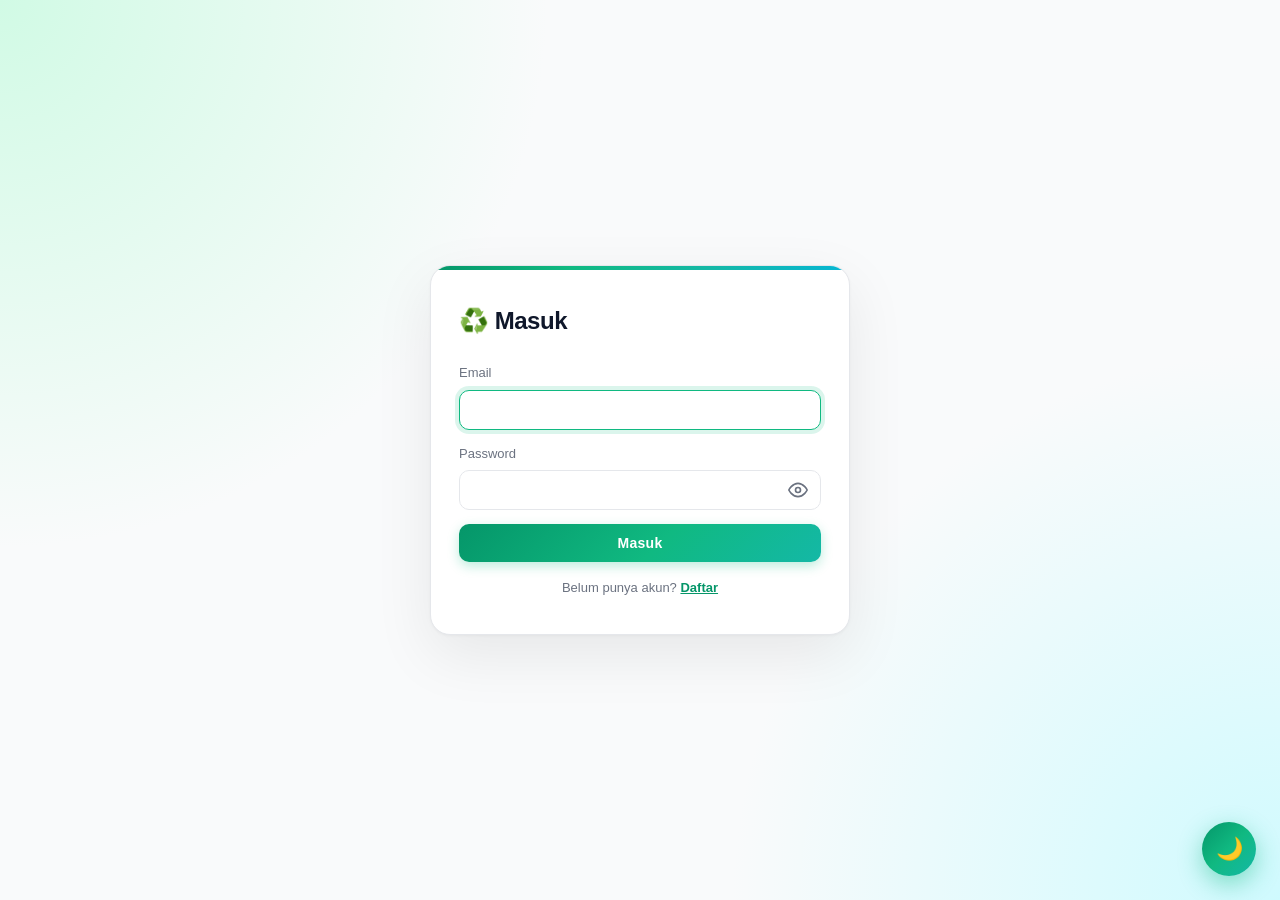
<file: index.html>
<!DOCTYPE html>
<html lang="id">
<head>
  <meta charset="UTF-8">
  <meta name="viewport" content="width=device-width, initial-scale=1.0">
  <title>Masuk — Catatan Bank Sampah</title>

  <!-- A. Init tema sebelum paint -->
  <script>
    (function () {
      var t = localStorage.getItem('sw_theme') || 'light';
      document.documentElement.setAttribute('data-theme', t);
    })();
  </script>

  <link rel="stylesheet" href="css/style.css">
</head>
<body>
  <div class="auth-wrap">
    <h1>♻️ Masuk</h1>
       <form id="loginForm" autocomplete="off">
      <div class="form-group">
        <label>Email</label>
        <input type="email" id="email" autocomplete="off" required autofocus>
      </div>
      <div class="form-group">
        <label>Password</label>
        <div class="password-wrap">
          <input type="password" id="password" autocomplete="new-password" required>
          <button type="button" class="pw-toggle" aria-label="Tampilkan sandi">
            <svg class="icon-eye" viewBox="0 0 24 24" fill="none" stroke="currentColor"
                 stroke-width="2" stroke-linecap="round" stroke-linejoin="round">
              <path d="M1 12s4-8 11-8 11 8 11 8-4 8-11 8-11-8-11-8z"/>
              <circle cx="12" cy="12" r="3"/>
            </svg>
            <svg class="icon-eye-off" viewBox="0 0 24 24" fill="none" stroke="currentColor"
                 stroke-width="2" stroke-linecap="round" stroke-linejoin="round">
              <path d="M17.94 17.94A10.07 10.07 0 0 1 12 20c-7 0-11-8-11-8a18.45 18.45 0 0 1 5.06-5.94M9.9 4.24A9.12 9.12 0 0 1 12 4c7 0 11 8 11 8a18.5 18.5 0 0 1-2.16 3.19m-6.72-1.07a3 3 0 1 1-4.24-4.24"/>
              <line x1="1" y1="1" x2="23" y2="23"/>
            </svg>
          </button>
        </div>
      </div>
      <p class="msg-err" id="err" style="display:none"></p>
      <button type="submit" class="btn-primary">Masuk</button>
    </form>
    <p style="text-align:center; font-size:13px; color:var(--text-muted); margin-top:16px;">
      Belum punya akun?
      <a href="register.html" style="color:var(--emerald-dark); font-weight:600;">Daftar</a>
    </p>
  </div>

  <script src="js/storage.js"></script>
  <script src="js/auth.js"></script>
  <script>
    if (getCurrentUser()) window.location.href = 'dashboard.html';
    document.getElementById('loginForm').addEventListener('submit', (e) => {
      e.preventDefault();
      const email = document.getElementById('email').value.trim();
      const password = document.getElementById('password').value;
      const err = document.getElementById('err');
      const user = loginUser(email, password);
      if (!user) {
        err.textContent = 'Email atau password salah.';
        err.style.display = 'block';
        return;
      }
      window.location.href = 'dashboard.html';
    });
  </script>

  <!-- B. Toggle tema -->
  <button class="theme-toggle" id="themeToggle" aria-label="Ganti tema">🌙</button>
  <script>
    (function () {
      var btn = document.getElementById('themeToggle');
      function sync() {
        var cur = document.documentElement.getAttribute('data-theme') || 'light';
        btn.textContent = cur === 'dark' ? '☀️' : '🌙';
        btn.title = cur === 'dark' ? 'Mode Terang' : 'Mode Gelap';
      }
      sync();
      btn.addEventListener('click', function () {
        var cur = document.documentElement.getAttribute('data-theme') || 'light';
        var next = cur === 'dark' ? 'light' : 'dark';
        document.documentElement.setAttribute('data-theme', next);
        localStorage.setItem('sw_theme', next);
        sync();
      });
    })();
  </script>
</body>
</html>
</file>
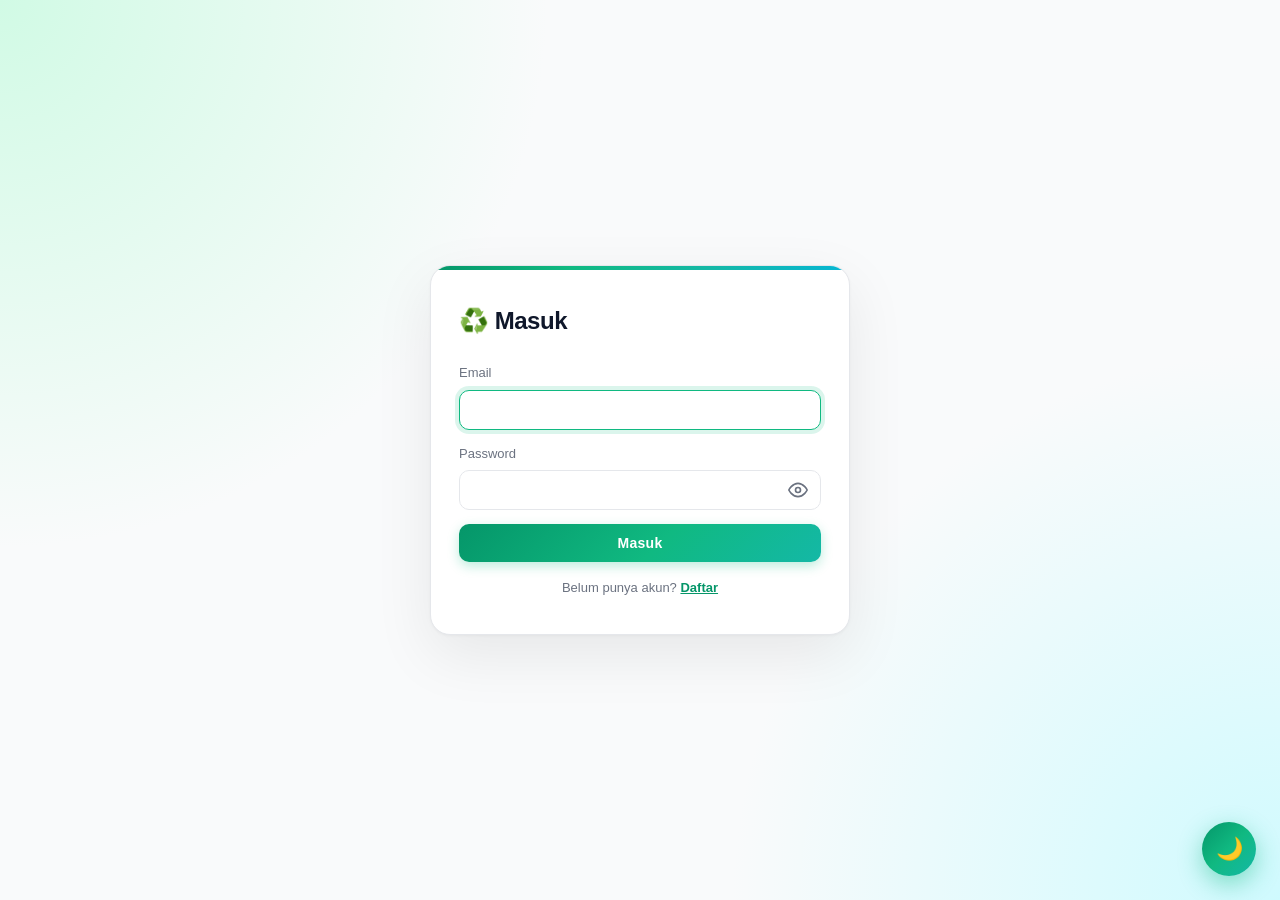
<file: input.html>
<!DOCTYPE html>
<html lang="id">
<head>
  <meta charset="UTF-8">
  <meta name="viewport" content="width=device-width, initial-scale=1.0">
  <title>Catat Sampah — Catatan Bank Sampah</title>

  <!-- A. Init tema sebelum paint -->
  <script>
    (function () {
      var t = localStorage.getItem('sw_theme') || 'light';
      document.documentElement.setAttribute('data-theme', t);
    })();
  </script>

  <link rel="stylesheet" href="css/style.css">
</head>
<body>
  <nav id="navbar"></nav>
  <main class="container">
    <div style="max-width: 480px; margin: 0 auto;">
      <div class="page-header">
        <div>
          <h1>Catat Sampah</h1>
          <p class="sub">Tambahkan catatan sampah harianmu</p>
        </div>
      </div>
      <div class="card">
        <form id="inputForm">
          <div class="form-group">
            <label>Tanggal</label>
            <input type="date" id="date" required>
          </div>
          <div class="form-group">
            <label>Kategori</label>
            <select id="category"></select>
          </div>
          <div class="form-group">
            <label>Berat (kg)</label>
            <input type="number" id="weight" step="0.01" min="0.01" required>
          </div>
          <div class="form-group">
            <label>Catatan (opsional)</label>
            <textarea id="note" rows="2"></textarea>
          </div>
          <p class="msg-ok" id="okMsg" style="display:none"></p>
          <p class="msg-err" id="errMsg" style="display:none"></p>
          <button type="submit" class="btn-primary">Simpan</button>
        </form>
      </div>
      <p style="text-align:center; margin-top:18px;">
        <a href="dashboard.html" style="font-size:13px; color:var(--text-muted);">← Kembali ke dashboard</a>
      </p>
    </div>
  </main>

  <script src="js/storage.js"></script>
  <script src="js/auth.js"></script>
  <script src="js/navbar.js"></script>
  <script src="js/input.js"></script>

  <!-- B. Toggle tema -->
  <button class="theme-toggle" id="themeToggle" aria-label="Ganti tema">🌙</button>
  <script>
    (function () {
      var btn = document.getElementById('themeToggle');
      function sync() {
        var cur = document.documentElement.getAttribute('data-theme') || 'light';
        btn.textContent = cur === 'dark' ? '☀️' : '🌙';
        btn.title = cur === 'dark' ? 'Mode Terang' : 'Mode Gelap';
      }
      sync();
      btn.addEventListener('click', function () {
        var cur = document.documentElement.getAttribute('data-theme') || 'light';
        var next = cur === 'dark' ? 'light' : 'dark';
        document.documentElement.setAttribute('data-theme', next);
        localStorage.setItem('sw_theme', next);
        sync();
      });
    })();
  </script>
</body>
</html>
</file>
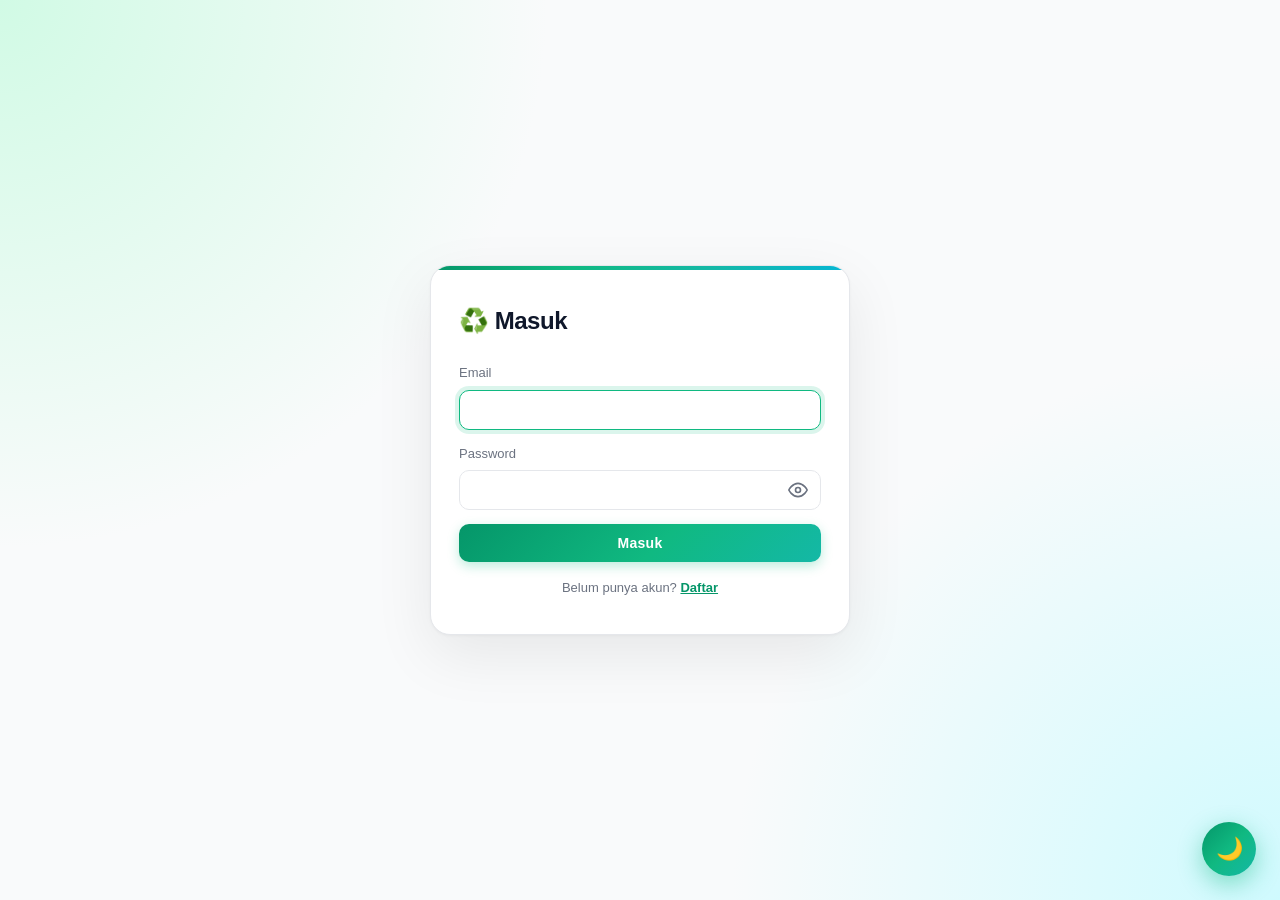
<file: kalender.html>
<!DOCTYPE html>
<html lang="id">
<head>
  <meta charset="UTF-8">
  <meta name="viewport" content="width=device-width, initial-scale=1.0">
  <title>Kalender — Catatan Bank Sampah</title>

  <!-- A. Init tema sebelum paint -->
  <script>
    (function () {
      var t = localStorage.getItem('sw_theme') || 'light';
      document.documentElement.setAttribute('data-theme', t);
    })();
  </script>

  <link rel="stylesheet" href="css/style.css">
</head>
<body>
  <nav id="navbar"></nav>
  <main class="container">
    <div class="page-header">
      <div>
        <h1>Kalender</h1>
        <p class="sub" id="pageSub"></p>
      </div>
    </div>
    <div class="card">
      <div class="cal-header" id="calHeader"></div>
      <div class="cal-grid" id="calGrid"></div>
    </div>
    <div class="card" id="detailBox" style="margin-top:16px; display:none;">
      <h2 class="card-title" id="detailTitle"></h2>
      <ul class="detail-list" id="detailList"></ul>
    </div>
  </main>

  <script src="js/storage.js"></script>
  <script src="js/auth.js"></script>
  <script src="js/navbar.js"></script>
  <script src="js/kalender.js"></script>

  <!-- B. Toggle tema -->
  <button class="theme-toggle" id="themeToggle" aria-label="Ganti tema">🌙</button>
  <script>
    (function () {
      var btn = document.getElementById('themeToggle');
      function sync() {
        var cur = document.documentElement.getAttribute('data-theme') || 'light';
        btn.textContent = cur === 'dark' ? '☀️' : '🌙';
        btn.title = cur === 'dark' ? 'Mode Terang' : 'Mode Gelap';
      }
      sync();
      btn.addEventListener('click', function () {
        var cur = document.documentElement.getAttribute('data-theme') || 'light';
        var next = cur === 'dark' ? 'light' : 'dark';
        document.documentElement.setAttribute('data-theme', next);
        localStorage.setItem('sw_theme', next);
        sync();
      });
    })();
  </script>
</body>
</html>
</file>
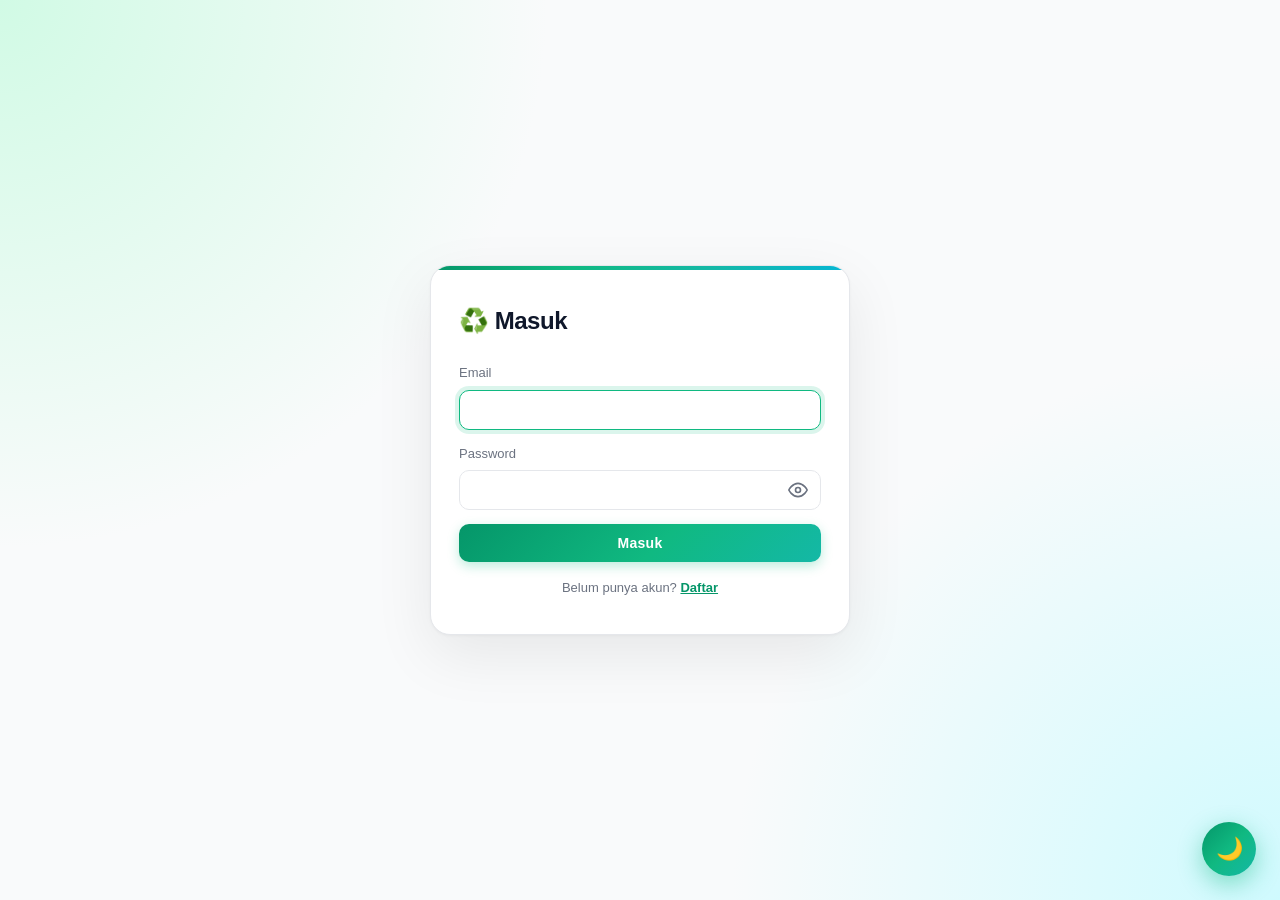
<file: laporan.html>
<!DOCTYPE html>
<html lang="id">
<head>
  <meta charset="UTF-8">
  <meta name="viewport" content="width=device-width, initial-scale=1.0">
  <title>Laporan — Catatan Bank Sampah</title>

  <!-- A. Init tema sebelum paint -->
  <script>
    (function () {
      var t = localStorage.getItem('sw_theme') || 'light';
      document.documentElement.setAttribute('data-theme', t);
    })();
  </script>

  <link rel="stylesheet" href="css/style.css">
</head>
<body>
  <nav id="navbar"></nav>
  <main class="container">
    <div class="page-header">
      <div>
        <h1>Laporan Bulanan</h1>
        <p class="sub" id="summary"></p>
      </div>
      <div style="display:flex; gap:8px; align-items:center;">
        <input type="month" id="monthFilter" class="btn-secondary">
        <button class="btn-primary" style="width:auto;" id="btnExport">Export CSV</button>
      </div>
    </div>
    <div class="table-wrap">
      <table>
        <thead>
          <tr>
            <th>Tanggal</th>
            <th>Kategori</th>
            <th style="text-align:right;">Berat</th>
            <th>Catatan</th>
            <th></th>
          </tr>
        </thead>
        <tbody id="tableBody"></tbody>
      </table>
    </div>
  </main>

  <script src="js/storage.js"></script>
  <script src="js/auth.js"></script>
  <script src="js/navbar.js"></script>
  <script src="js/laporan.js"></script>

  <!-- B. Toggle tema -->
  <button class="theme-toggle" id="themeToggle" aria-label="Ganti tema">🌙</button>
  <script>
    (function () {
      var btn = document.getElementById('themeToggle');
      function sync() {
        var cur = document.documentElement.getAttribute('data-theme') || 'light';
        btn.textContent = cur === 'dark' ? '☀️' : '🌙';
        btn.title = cur === 'dark' ? 'Mode Terang' : 'Mode Gelap';
      }
      sync();
      btn.addEventListener('click', function () {
        var cur = document.documentElement.getAttribute('data-theme') || 'light';
        var next = cur === 'dark' ? 'light' : 'dark';
        document.documentElement.setAttribute('data-theme', next);
        localStorage.setItem('sw_theme', next);
        sync();
      });
    })();
  </script>
</body>
</html>
</file>
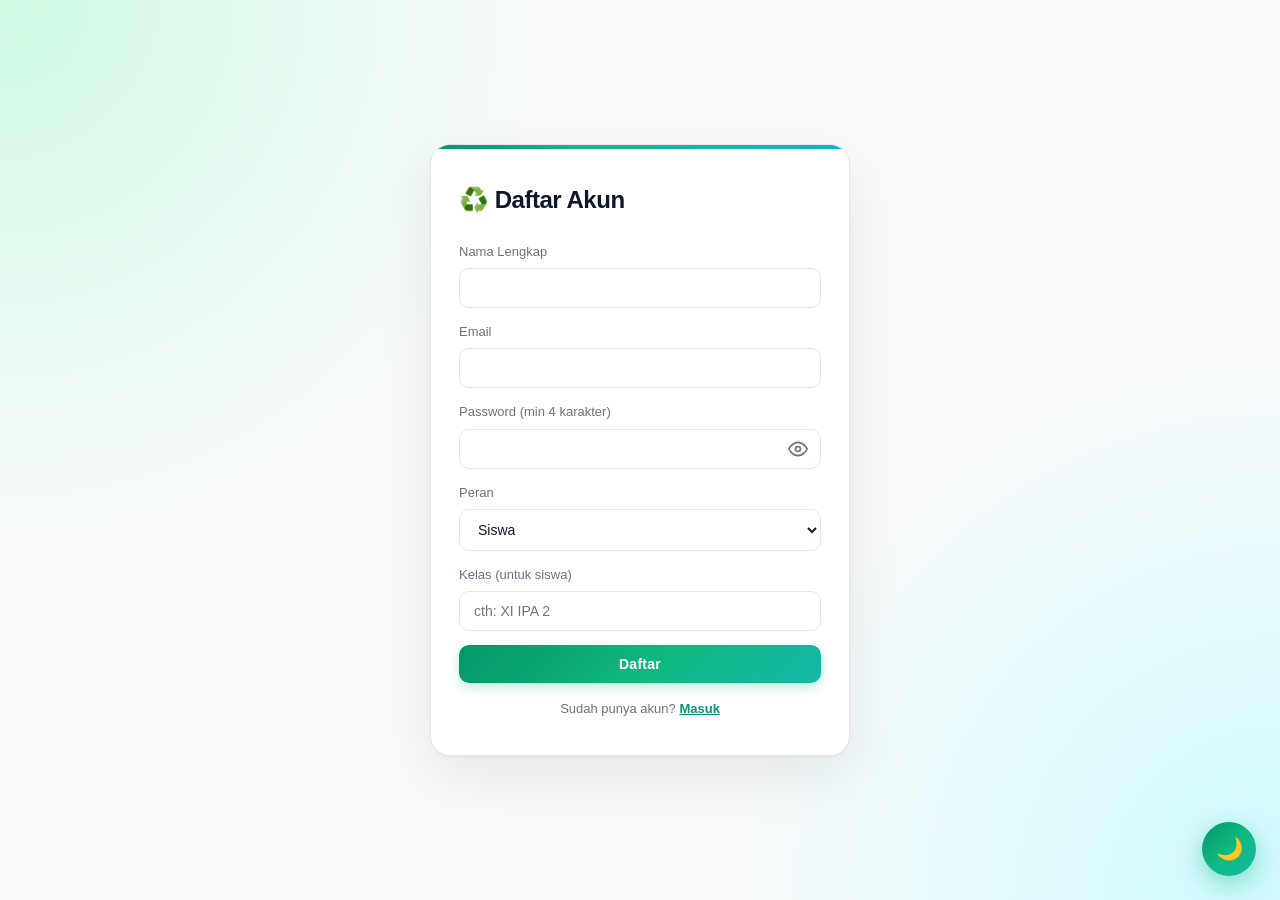
<file: register.html>
<!DOCTYPE html>
<html lang="id">
<head>
  <meta charset="UTF-8">
  <meta name="viewport" content="width=device-width, initial-scale=1.0">
  <title>Daftar — Catatan Bank Sampah</title>

  <!-- A. Init tema sebelum paint -->
  <script>
    (function () {
      var t = localStorage.getItem('sw_theme') || 'light';
      document.documentElement.setAttribute('data-theme', t);
    })();
  </script>

  <link rel="stylesheet" href="css/style.css">
</head>
<body>
  <div class="auth-wrap">
    <h1>♻️ Daftar Akun</h1>
        <form id="registerForm" autocomplete="off">
      <div class="form-group">
        <label>Nama Lengkap</label>
        <input type="text" id="name" required>
      </div>
      <div class="form-group">
        <label>Email</label>
        <input type="email" id="email" autocomplete="off" required>
      </div>
      <div class="form-group">
        <label>Password (min 4 karakter)</label>
        <div class="password-wrap">
          <input type="password" id="password" minlength="4" autocomplete="new-password" required>
          <button type="button" class="pw-toggle" aria-label="Tampilkan sandi">
            <svg class="icon-eye" viewBox="0 0 24 24" fill="none" stroke="currentColor"
                 stroke-width="2" stroke-linecap="round" stroke-linejoin="round">
              <path d="M1 12s4-8 11-8 11 8 11 8-4 8-11 8-11-8-11-8z"/>
              <circle cx="12" cy="12" r="3"/>
            </svg>
            <svg class="icon-eye-off" viewBox="0 0 24 24" fill="none" stroke="currentColor"
                 stroke-width="2" stroke-linecap="round" stroke-linejoin="round">
              <path d="M17.94 17.94A10.07 10.07 0 0 1 12 20c-7 0-11-8-11-8a18.45 18.45 0 0 1 5.06-5.94M9.9 4.24A9.12 9.12 0 0 1 12 4c7 0 11 8 11 8a18.5 18.5 0 0 1-2.16 3.19m-6.72-1.07a3 3 0 1 1-4.24-4.24"/>
              <line x1="1" y1="1" x2="23" y2="23"/>
            </svg>
          </button>
        </div>
      </div>
      <div class="form-group">
        <label>Peran</label>
        <select id="role">
          <option value="siswa">Siswa</option>
          <option value="guru">Guru</option>
          <option value="staf">Staf</option>
        </select>
      </div>
      <div class="form-group" id="kelasGroup">
        <label>Kelas (untuk siswa)</label>
        <input type="text" id="kelas" placeholder="cth: XI IPA 2">
      </div>
      <p class="msg-err" id="err" style="display:none"></p>
      <button type="submit" class="btn-primary">Daftar</button>
    </form>
    <p style="text-align:center; font-size:13px; color:var(--text-muted); margin-top:16px;">
      Sudah punya akun?
      <a href="index.html" style="color:var(--emerald-dark); font-weight:600;">Masuk</a>
    </p>
  </div>

  <script src="js/storage.js"></script>
  <script src="js/auth.js"></script>
  <script>
    if (getCurrentUser()) window.location.href = 'dashboard.html';
    const roleSelect = document.getElementById('role');
    const kelasGroup = document.getElementById('kelasGroup');
    roleSelect.addEventListener('change', () => {
      kelasGroup.style.display = roleSelect.value === 'siswa' ? 'block' : 'none';
    });
    document.getElementById('registerForm').addEventListener('submit', (e) => {
      e.preventDefault();
      const err = document.getElementById('err');
      err.style.display = 'none';
      const payload = {
        name: document.getElementById('name').value.trim(),
        email: document.getElementById('email').value.trim(),
        password: document.getElementById('password').value,
        role: roleSelect.value,
        kelas: roleSelect.value === 'siswa' ? document.getElementById('kelas').value.trim() : '',
      };
      try {
        const user = createUser(payload);
        setSession(user.id);
        window.location.href = 'dashboard.html';
      } catch (ex) {
        err.textContent = ex.message;
        err.style.display = 'block';
      }
    });
  </script>

  <!-- B. Toggle tema -->
  <button class="theme-toggle" id="themeToggle" aria-label="Ganti tema">🌙</button>
  <script>
    (function () {
      var btn = document.getElementById('themeToggle');
      function sync() {
        var cur = document.documentElement.getAttribute('data-theme') || 'light';
        btn.textContent = cur === 'dark' ? '☀️' : '🌙';
        btn.title = cur === 'dark' ? 'Mode Terang' : 'Mode Gelap';
      }
      sync();
      btn.addEventListener('click', function () {
        var cur = document.documentElement.getAttribute('data-theme') || 'light';
        var next = cur === 'dark' ? 'light' : 'dark';
        document.documentElement.setAttribute('data-theme', next);
        localStorage.setItem('sw_theme', next);
        sync();
      });
    })();
  </script>
</body>
</html>
</file>
<file: css/style.css>
/* ============================================================
   SEKOLAH SAMPAH — CSS v2
   Light/Dark theming + Sidebar kiri + Aesthetic upgrade
   ============================================================ */

* { box-sizing: border-box; margin: 0; padding: 0; }

/* ---------- TEMA (Light = default) ---------- */
:root {
  --emerald: #10b981;
  --emerald-dark: #059669;
  --emerald-light: #34d399;
  --teal: #14b8a6;
  --cyan: #06b6d4;
  --red: #ef4444;
  --radius: 14px;

  /* Background & surface */
  --bg-page:
    radial-gradient(circle at 0% 0%, #d1fae5 0%, transparent 35%),
    radial-gradient(circle at 100% 100%, #cffafe 0%, transparent 35%),
    #f9fafb;
  --bg-card: #ffffff;
  --bg-card-2: #f9fafb;
  --bg-card-hover: #f9fafb;

  /* Text */
  --text-main: #0f172a;
  --text-muted: #6b7280;
  --text-soft: #94a3b8;

  /* Border & shadow */
  --border: #e5e7eb;
  --border-soft: #f1f5f9;
  --shadow-card: 0 1px 2px rgba(0,0,0,0.04), 0 4px 16px rgba(0,0,0,0.04);
  --shadow-card-hover: 0 4px 8px rgba(0,0,0,0.06), 0 12px 32px rgba(0,0,0,0.08);
  --shadow-btn: 0 4px 12px rgba(16,185,129,0.28);

  /* Sidebar */
  --sidebar-bg: linear-gradient(165deg, #064e3b 0%, #047857 45%, #10b981 100%);
  --sidebar-text: #ffffff;
  --sidebar-muted: rgba(236, 253, 245, 0.72);
  --sidebar-active-bg: rgba(255,255,255,0.18);
  --sidebar-hover-bg: rgba(255,255,255,0.09);
  --sidebar-border: rgba(255,255,255,0.12);

  /* Legacy compat */
  --emerald-bg: #ecfdf5;
  --emerald-bg-soft: #f0fdf4;
  --gray-50: #f9fafb;
  --gray-100: #f3f4f6;
  --gray-200: #e5e7eb;
  --gray-400: #9ca3af;
  --gray-500: #6b7280;
  --gray-700: #374151;
  --gray-800: #1f2937;
}

/* ---------- TEMA GELAP ---------- */
[data-theme="dark"] {
  --bg-page:
    radial-gradient(circle at 0% 0%, rgba(16,185,129,0.15) 0%, transparent 35%),
    radial-gradient(circle at 100% 100%, rgba(20,184,166,0.15) 0%, transparent 35%),
    #0b1220;
  --bg-card: #111c2e;
  --bg-card-2: #0f1a2a;
  --bg-card-hover: #16243b;

  --text-main: #e2e8f0;
  --text-muted: #94a3b8;
  --text-soft: #64748b;

  --border: #1e293b;
  --border-soft: #16243b;
  --shadow-card: 0 1px 2px rgba(0,0,0,0.3), 0 4px 16px rgba(0,0,0,0.3);
  --shadow-card-hover: 0 4px 8px rgba(0,0,0,0.4), 0 12px 32px rgba(0,0,0,0.5);

  --sidebar-bg: linear-gradient(165deg, #020d0a 0%, #064e3b 45%, #047857 100%);

  --emerald-bg: rgba(16,185,129,0.12);
  --emerald-bg-soft: rgba(16,185,129,0.08);
  --gray-50: #0f172a;
  --gray-100: #1e293b;
  --gray-200: #334155;
  --gray-400: #64748b;
  --gray-500: #94a3b8;
  --gray-700: #cbd5e1;
  --gray-800: #e2e8f0;
}

/* ---------- BASE ---------- */
html { scroll-behavior: smooth; }

body {
  font-family: -apple-system, BlinkMacSystemFont, 'Segoe UI', Roboto, 'Inter', sans-serif;
  background: var(--bg-page);
  background-attachment: fixed;
  color: var(--text-main);
  min-height: 100vh;
  line-height: 1.55;
  transition: background 0.35s ease, color 0.35s ease;
}

/* ---------- MAIN CONTENT (offset sidebar) ---------- */
.container {
  margin-left: 260px;
  max-width: 1200px;
  padding: 32px 40px 64px;
  transition: margin-left 0.3s ease;
}

/* ============================================================
   NAVBAR → SIDEBAR KIRI
   Struktur HTML dari js/navbar.js TIDAK diubah.
   Semua via CSS, dengan nama class yang sudah ada.
   ============================================================ */
nav#navbar {
  position: fixed;
  top: 0; left: 0; bottom: 0;
  width: 260px;
  background: var(--sidebar-bg);
  color: var(--sidebar-text);
  padding: 24px 16px;
  z-index: 100;
  overflow-y: auto;
  box-shadow: 4px 0 24px rgba(0,0,0,0.08);
  transition: transform 0.3s ease, background 0.35s ease;
}

nav#navbar::-webkit-scrollbar { width: 6px; }
nav#navbar::-webkit-scrollbar-thumb {
  background: rgba(255,255,255,0.2);
  border-radius: 3px;
}

.nav-inner {
  display: flex;
  flex-direction: column;
  height: 100%;
  gap: 28px;
}

.brand {
  color: #fff;
  font-size: 18px;
  font-weight: 800;
  padding: 6px 4px;
  letter-spacing: -0.01em;
  text-decoration: none;
  text-shadow: 0 1px 2px rgba(0,0,0,0.2);
}

.nav-links {
  display: flex;
  flex-direction: column;
  gap: 6px;
  flex: 1;
  justify-content: flex-start;
}

.nav-link {
  color: var(--sidebar-muted);
  padding: 12px 14px;
  border-radius: 10px;
  font-size: 14px;
  font-weight: 500;
  text-decoration: none;
  display: flex;
  align-items: center;
  gap: 10px;
  transition: all 0.2s ease;
  position: relative;
}

.nav-link::before {
  content: '';
  width: 6px;
  height: 6px;
  border-radius: 50%;
  background: currentColor;
  opacity: 0.45;
  flex-shrink: 0;
  transition: all 0.2s ease;
}

.nav-link:hover {
  background: var(--sidebar-hover-bg);
  color: #fff;
}

.nav-link.active {
  background: var(--sidebar-active-bg);
  color: #fff;
  font-weight: 700;
  box-shadow: 0 2px 12px rgba(0,0,0,0.18), inset 0 1px 0 rgba(255,255,255,0.15);
}

.nav-link.active::before {
  opacity: 1;
  background: var(--emerald-light);
  box-shadow: 0 0 10px var(--emerald-light);
}

.nav-user {
  display: flex;
  flex-direction: column;
  gap: 10px;
  padding: 14px;
  background: rgba(0,0,0,0.18);
  border-radius: 12px;
  border: 1px solid var(--sidebar-border);
  backdrop-filter: blur(6px);
}

.user-info {
  color: var(--sidebar-muted);
  font-size: 13px;
  line-height: 1.4;
}

.user-info .role {
  color: var(--emerald-light);
  font-weight: 700;
  text-transform: capitalize;
}

.btn-logout {
  background: rgba(239,68,68,0.22);
  color: #fecaca;
  border: 1px solid rgba(239,68,68,0.35);
  padding: 8px 12px;
  border-radius: 8px;
  font-size: 13px;
  font-weight: 500;
  cursor: pointer;
  width: 100%;
  text-align: center;
  transition: background 0.2s ease;
}

.btn-logout:hover {
  background: rgba(239,68,68,0.38);
  color: #fff;
}

/* ---------- RESPONSIF: mobile → top bar ---------- */
@media (max-width: 900px) {
  nav#navbar {
    position: sticky;
    top: 0; left: 0; right: 0; bottom: auto;
    width: 100%;
    height: auto;
    padding: 10px 14px;
    box-shadow: 0 4px 16px rgba(0,0,0,0.1);
  }
  .nav-inner {
    flex-direction: row;
    align-items: center;
    gap: 10px;
    height: auto;
  }
  .nav-links {
    flex-direction: row;
    overflow-x: auto;
    gap: 4px;
    flex: 1;
    justify-content: flex-start;
    scrollbar-width: none;
  }
  .nav-links::-webkit-scrollbar { display: none; }
  .nav-link {
    padding: 6px 10px;
    font-size: 13px;
    background: transparent;
    border-radius: 6px;
    white-space: nowrap;
  }
  .nav-link::before { display: none; }
  .nav-link.active {
    background: rgba(255,255,255,0.22);
  }
  .nav-user {
    flex-direction: row;
    align-items: center;
    padding: 0;
    background: transparent;
    border: none;
    gap: 6px;
  }
  .user-info { display: none; }
  .btn-logout {
    padding: 6px 10px;
    width: auto;
    font-size: 12px;
    background: rgba(255,255,255,0.15);
    border-color: rgba(255,255,255,0.2);
    color: #fff;
  }
  .container {
    margin-left: 0;
    padding: 20px 16px 64px;
    max-width: none;
  }
}

/* ============================================================
   TOMBOL TOGGLE TEMA
   ============================================================ */
.theme-toggle {
  position: fixed;
  bottom: 24px;
  right: 24px;
  width: 54px;
  height: 54px;
  border-radius: 50%;
  border: none;
  background: linear-gradient(135deg, var(--emerald-dark), var(--emerald), var(--teal));
  color: #fff;
  font-size: 22px;
  cursor: pointer;
  box-shadow: 0 8px 24px rgba(16,185,129,0.45);
  z-index: 200;
  display: flex;
  align-items: center;
  justify-content: center;
  transition: transform 0.25s ease, box-shadow 0.25s ease, background 0.35s ease;
}

.theme-toggle:hover {
  transform: scale(1.08) rotate(-8deg);
  box-shadow: 0 12px 32px rgba(16,185,129,0.6);
}

[data-theme="dark"] .theme-toggle {
  background: linear-gradient(135deg, #f59e0b, #f97316, #fb7185);
  box-shadow: 0 8px 24px rgba(245,158,11,0.4);
}

[data-theme="dark"] .theme-toggle:hover {
  box-shadow: 0 12px 32px rgba(245,158,11,0.55);
}

/* ============================================================
   KOMPONEN — CARD
   ============================================================ */
.card {
  background: var(--bg-card);
  border: 1px solid var(--border);
  border-radius: var(--radius);
  padding: 20px;
  box-shadow: var(--shadow-card);
  transition: box-shadow 0.25s ease, border-color 0.25s ease;
}

.card:hover {
  box-shadow: var(--shadow-card-hover);
}

.card-title {
  font-weight: 700;
  margin-bottom: 12px;
  font-size: 15px;
  letter-spacing: 0.01em;
}

/* ============================================================
   HALAMAN AUTH
   ============================================================ */
.auth-wrap {
  max-width: 420px;
  margin: 60px auto;
  background: var(--bg-card);
  padding: 36px 28px;
  border-radius: 20px;
  border: 1px solid var(--border);
  box-shadow: 0 20px 60px rgba(0,0,0,0.08), 0 1px 3px rgba(0,0,0,0.04);
  position: relative;
  overflow: hidden;
}

.auth-wrap::before {
  content: '';
  position: absolute;
  top: 0; left: 0; right: 0;
  height: 4px;
  background: linear-gradient(90deg, #059669, #10b981, #14b8a6, #06b6d4);
}

.auth-wrap h1 {
  font-size: 24px;
  font-weight: 800;
  margin-bottom: 24px;
  letter-spacing: -0.02em;
  color: var(--text-main);
}

[data-theme="dark"] .auth-wrap {
  box-shadow: 0 20px 60px rgba(0,0,0,0.5);
}

/* ============================================================
   FORM
   ============================================================ */
.form-group { margin-bottom: 14px; }

.form-group label {
  display: block;
  font-size: 13px;
  color: var(--text-muted);
  font-weight: 500;
  margin-bottom: 6px;
}

.form-group input,
.form-group select,
.form-group textarea {
  width: 100%;
  border: 1.5px solid var(--border);
  border-radius: 10px;
  padding: 11px 14px;
  font-family: inherit;
  font-size: 14px;
  background: var(--bg-card);
  color: var(--text-main);
  transition: border-color 0.2s ease, box-shadow 0.2s ease;
}

.form-group input:focus,
.form-group select:focus,
.form-group textarea:focus {
  outline: none;
  border-color: var(--emerald);
  box-shadow: 0 0 0 4px rgba(16,185,129,0.15);
}

/* ============================================================
   BUTTONS
   ============================================================ */
.btn-primary {
  background: linear-gradient(135deg, #059669, #10b981 55%, #14b8a6);
  color: #fff;
  border: none;
  padding: 11px 20px;
  border-radius: 10px;
  font-size: 14px;
  font-weight: 600;
  letter-spacing: 0.02em;
  cursor: pointer;
  width: 100%;
  box-shadow: var(--shadow-btn);
  transition: transform 0.15s ease, box-shadow 0.2s ease, filter 0.15s ease;
}

.btn-primary:hover {
  transform: translateY(-1px);
  filter: brightness(1.06);
  box-shadow: 0 6px 20px rgba(16,185,129,0.42);
}

.btn-primary:active {
  transform: translateY(0);
}

.btn-secondary {
  background: var(--bg-card);
  color: var(--text-main);
  border: 1.5px solid var(--border);
  padding: 8px 14px;
  border-radius: 10px;
  font-size: 13px;
  font-weight: 500;
  cursor: pointer;
  transition: border-color 0.2s ease, background 0.2s ease;
}

.btn-secondary:hover {
  border-color: var(--emerald);
  background: var(--emerald-bg-soft);
}

.btn-danger-text {
  background: none;
  border: none;
  color: var(--red);
  cursor: pointer;
  font-size: 12px;
  font-weight: 500;
}

.btn-danger-text:hover { text-decoration: underline; }

/* ============================================================
   MESSAGES
   ============================================================ */
.msg-err { color: var(--red); font-size: 13px; margin: 6px 0; }
.msg-ok  { color: var(--emerald-dark); font-size: 13px; margin: 6px 0; }
[data-theme="dark"] .msg-ok { color: var(--emerald-light); }

/* ============================================================
   STAT CARDS
   ============================================================ */
.stat-grid {
  display: grid;
  grid-template-columns: repeat(2, 1fr);
  gap: 14px;
  margin-bottom: 22px;
}

@media (min-width: 640px) {
  .stat-grid { grid-template-columns: repeat(4, 1fr); }
}

.stat-card {
  background: var(--bg-card);
  border: 1px solid var(--border);
  border-radius: var(--radius);
  padding: 18px 20px;
  box-shadow: var(--shadow-card);
  position: relative;
  overflow: hidden;
  transition: transform 0.25s ease, box-shadow 0.25s ease, border-color 0.25s ease;
}

.stat-card::before {
  content: '';
  position: absolute;
  inset: 0;
  background: linear-gradient(135deg, rgba(16,185,129,0.10), transparent 65%);
  opacity: 0;
  transition: opacity 0.3s ease;
  pointer-events: none;
}

.stat-card:hover {
  transform: translateY(-2px);
  box-shadow: var(--shadow-card-hover);
  border-color: var(--emerald);
}

.stat-card:hover::before { opacity: 1; }

.stat-label {
  font-size: 12px;
  color: var(--text-muted);
  font-weight: 600;
  letter-spacing: 0.04em;
  text-transform: uppercase;
}

.stat-value {
  font-size: 26px;
  font-weight: 800;
  margin-top: 6px;
  letter-spacing: -0.02em;
  background: linear-gradient(135deg, #059669 0%, #10b981 50%, #14b8a6 100%);
  -webkit-background-clip: text;
  background-clip: text;
  color: transparent;
  line-height: 1.15;
}

[data-theme="dark"] .stat-value {
  background: linear-gradient(135deg, #34d399 0%, #10b981 50%, #14b8a6 100%);
  -webkit-background-clip: text;
  background-clip: text;
}

.stat-hint {
  font-size: 11px;
  color: var(--text-soft);
  margin-top: 3px;
}

/* ============================================================
   PAGE HEADER
   ============================================================ */
.page-header {
  display: flex;
  flex-wrap: wrap;
  align-items: flex-end;
  justify-content: space-between;
  gap: 16px;
  margin-bottom: 24px;
}

.page-header h1 {
  font-size: 28px;
  font-weight: 800;
  letter-spacing: -0.02em;
  color: var(--text-main);
  position: relative;
  padding-bottom: 10px;
}

.page-header h1::after {
  content: '';
  position: absolute;
  bottom: 0; left: 0;
  width: 48px;
  height: 3px;
  border-radius: 2px;
  background: linear-gradient(90deg, var(--emerald), var(--teal), var(--cyan));
}

.page-header .sub {
  font-size: 13px;
  color: var(--text-muted);
  margin-top: 6px;
}

/* ============================================================
   CHART
   ============================================================ */
.chart-box {
  height: 280px;
  padding: 12px;
}

/* ============================================================
   KALENDER
   ============================================================ */
.cal-header {
  display: grid;
  grid-template-columns: repeat(7, 1fr);
  gap: 6px;
  text-align: center;
  font-size: 12px;
  font-weight: 700;
  color: var(--text-muted);
  letter-spacing: 0.05em;
  text-transform: uppercase;
  margin-bottom: 8px;
}

.cal-grid {
  display: grid;
  grid-template-columns: repeat(7, 1fr);
  gap: 6px;
}

.cal-cell {
  aspect-ratio: 1;
  border: 1.5px solid var(--border);
  border-radius: 10px;
  background: var(--bg-card);
  padding: 8px;
  text-align: left;
  font-family: inherit;
  color: var(--text-main);
  cursor: pointer;
  transition: all 0.18s ease;
}

.cal-cell:hover {
  background: var(--bg-card-hover);
  border-color: var(--emerald);
  transform: translateY(-1px);
}

.cal-cell.filled {
  background: linear-gradient(135deg, var(--emerald-bg), var(--emerald-bg-soft));
  border-color: var(--emerald);
}

.cal-cell.selected {
  outline: 2px solid var(--emerald);
  outline-offset: 2px;
  box-shadow: 0 0 0 4px rgba(16,185,129,0.15);
}

.cal-cell .num {
  font-weight: 700;
  font-size: 12px;
}

.cal-cell .kg {
  color: var(--emerald-dark);
  font-size: 11px;
  font-weight: 700;
  margin-top: 3px;
}

[data-theme="dark"] .cal-cell .kg { color: var(--emerald-light); }

.cal-spacer { aspect-ratio: 1; }

/* ============================================================
   TABLE
   ============================================================ */
.table-wrap {
  background: var(--bg-card);
  border: 1px solid var(--border);
  border-radius: var(--radius);
  overflow-x: auto;
  box-shadow: var(--shadow-card);
}

table {
  width: 100%;
  border-collapse: collapse;
  font-size: 14px;
}

thead {
  background: var(--bg-card-2);
  color: var(--text-muted);
}

th, td {
  padding: 12px 16px;
  text-align: left;
}

th {
  font-weight: 700;
  font-size: 11px;
  text-transform: uppercase;
  letter-spacing: 0.06em;
}

tbody tr {
  border-top: 1px solid var(--border);
  transition: background 0.15s ease;
}

tbody tr:hover {
  background: var(--bg-card-hover);
}

td.num { text-align: right; font-weight: 500; }

.empty-row td {
  text-align: center;
  color: var(--text-soft);
  padding: 32px;
}

/* ============================================================
   DETAIL LIST (kalender)
   ============================================================ */
.detail-list { list-style: none; }

.detail-list li {
  display: flex;
  justify-content: space-between;
  padding: 10px 0;
  border-bottom: 1px solid var(--border-soft);
  font-size: 14px;
}

.detail-list li:last-child { border-bottom: none; }

.detail-list .w {
  font-weight: 700;
  color: var(--emerald-dark);
}

[data-theme="dark"] .detail-list .w { color: var(--emerald-light); }

/* ============================================================
   FIX RESPONSIF — Auth page centering, mobile navbar
   ============================================================ */

/* --- Login page: center vertikal & horizontal --- */
body:has(.auth-wrap) {
  display: flex;
  align-items: center;
  justify-content: center;
  min-height: 100vh;
  min-height: 100dvh;
  padding: 24px 16px;
}

body:has(.auth-wrap) .auth-wrap {
  margin: 0;
  max-width: 420px;
  width: 100%;
}

/* Mobile auth: padding lebih kecil biar tidak "kebesaran" */
@media (max-width: 480px) {
  body:has(.auth-wrap) { padding: 16px 20px; }
  .auth-wrap {
    padding: 24px 20px;
    border-radius: 16px;
  }
  .auth-wrap h1 {
    font-size: 20px;
    margin-bottom: 18px;
  }
}

/* --- Tombol Edit di tabel laporan --- */
.btn-edit-text {
  background: none;
  border: none;
  color: var(--emerald-dark);
  cursor: pointer;
  font-size: 12px;
  font-weight: 500;
  margin-right: 8px;
}
.btn-edit-text:hover { text-decoration: underline; }
[data-theme="dark"] .btn-edit-text { color: var(--emerald-light); }

/* ============================================================
   MOBILE NAVBAR — 2 baris: brand+logout di atas, menu di bawah
   (Menggantikan media query lama — karena ditaruh paling akhir,
    aturan ini yang menang)
   ============================================================ */
@media (max-width: 900px) {
  nav#navbar {
    position: sticky;
    top: 0;
    left: 0;
    right: 0;
    bottom: auto;
    width: 100%;
    height: auto;
    overflow: visible;
    padding: 10px 12px;
    box-shadow: 0 4px 16px rgba(0,0,0,0.12);
  }

  .nav-inner {
    display: flex;
    flex-direction: row;
    align-items: center;
    flex-wrap: wrap;
    gap: 8px;
    height: auto;
  }

  /* Brand: mengecil dengan aman, tidak menabrak link */
  .brand {
    font-size: 15px;
    padding: 4px 0;
    flex: 1 1 auto;
    min-width: 0;
    overflow: hidden;
    text-overflow: ellipsis;
    white-space: nowrap;
  }

  /* User / logout */
  .nav-user {
    order: 2;
    flex-shrink: 0;
    padding: 0;
    background: transparent;
    border: none;
    flex-direction: row;
    gap: 6px;
  }
  .user-info { display: none; }
  .btn-logout {
    padding: 6px 10px;
    width: auto;
    font-size: 12px;
    background: rgba(255,255,255,0.15);
    border: 1px solid rgba(255,255,255,0.2);
    color: #fff;
    border-radius: 6px;
  }

  /* Menu link: baris kedua, bisa di-scroll horizontal */
  .nav-links {
    order: 3;
    flex: 1 1 100%;
    width: 100%;
    flex-direction: row;
    justify-content: flex-start;
    gap: 4px;
    overflow-x: auto;
    padding-bottom: 2px;
    scrollbar-width: none;
  }
  .nav-links::-webkit-scrollbar { display: none; }
  .nav-link {
    padding: 6px 12px;
    font-size: 13px;
    background: rgba(255,255,255,0.08);
    border-radius: 8px;
    white-space: nowrap;
    flex-shrink: 0;
  }
  .nav-link::before { display: none; }
  .nav-link:hover { background: rgba(255,255,255,0.15); color: #fff; }
  .nav-link.active {
    background: rgba(255,255,255,0.25);
    color: #fff;
    box-shadow: 0 2px 8px rgba(0,0,0,0.15);
  }

  .container {
    margin-left: 0;
    padding: 20px 16px 64px;
    max-width: none;
  }
}

/* ============================================================
   MOBILE NAVBAR v3 — Hamburger (☰) + Dropdown Drawer
   ============================================================ */

/* .nav-menu: desktop = transparan (children jadi flex item nav-inner langsung) */
.nav-menu { display: contents; }

/* Tombol hamburger — default tersembunyi */
.nav-toggle {
  display: none;
  background: transparent;
  border: 0;
  padding: 8px;
  border-radius: 8px;
  cursor: pointer;
  flex-shrink: 0;
  transition: background 0.15s;
}
.nav-toggle:hover { background: rgba(255,255,255,0.12); }
.nav-toggle span {
  display: block;
  width: 22px;
  height: 2.5px;
  background: #fff;
  border-radius: 2px;
  margin: 4px 0;
  transition: transform 0.3s ease, opacity 0.2s ease;
}
/* Animasi ☰ → ✕ saat aktif */
.nav-toggle.active span:nth-child(1) { transform: translateY(6.5px) rotate(45deg); }
.nav-toggle.active span:nth-child(2) { opacity: 0; }
.nav-toggle.active span:nth-child(3) { transform: translateY(-6.5px) rotate(-45deg); }

/* Overlay gelap di belakang menu */
.nav-overlay {
  display: none;
  position: fixed;
  inset: 0;
  background: rgba(0,0,0,0.5);
  backdrop-filter: blur(2px);
  z-index: 98;
  opacity: 0;
  transition: opacity 0.2s ease;
}
.nav-overlay.visible { display: block; opacity: 1; }

/* ============================================================
   MOBILE: Top bar 54px + Dropdown panel
   ============================================================ */
@media (max-width: 900px) {
  /* Navbar jadi bar tipis 54px — TIDAK mengganggu page-header */
  nav#navbar {
    position: sticky;
    top: 0;
    left: 0;
    right: 0;
    bottom: auto;
    width: 100%;
    height: auto;
    padding: 0;
    overflow: visible;
    z-index: 100;
    box-shadow: 0 2px 12px rgba(0,0,0,0.12);
  }

  .nav-inner {
    display: flex;
    flex-direction: row;
    align-items: center;
    justify-content: space-between;
    flex-wrap: nowrap;
    gap: 12px;
    height: 54px;
    padding: 0 14px;
    position: relative;
  }

  .brand {
    order: 1;
    flex: 1;
    min-width: 0;
    font-size: 15px;
    padding: 0;
    overflow: hidden;
    text-overflow: ellipsis;
    white-space: nowrap;
  }

  .nav-toggle {
    display: flex;
    flex-direction: column;
    justify-content: center;
    align-items: center;
    order: 2;
  }

  /* Dropdown panel — tersembunyi default */
  .nav-menu {
    display: none;
    position: absolute;
    top: 54px;
    left: 0;
    right: 0;
    flex-direction: column;
    background: var(--sidebar-bg);
    border-top: 1px solid rgba(255,255,255,0.1);
    box-shadow: 0 12px 32px rgba(0,0,0,0.35);
    padding: 8px;
    max-height: calc(100dvh - 54px);
    overflow-y: auto;
    z-index: 101;
  }
  .nav-inner.open .nav-menu { display: flex; }

  /* Menu links: stacked vertikal */
  .nav-menu .nav-links {
    order: 0;
    display: flex;
    flex-direction: column;
    gap: 4px;
    padding: 0;
    overflow: visible;
    flex: none;
    width: 100%;
  }
  .nav-menu .nav-link {
    display: flex;
    align-items: center;
    gap: 10px;
    padding: 12px 14px;
    font-size: 14px;
    border-radius: 8px;
    color: var(--sidebar-muted);
    background: transparent;
    white-space: normal;
    flex: none;
  }
  .nav-menu .nav-link::before {
    display: inline-block;
    content: '';
    width: 6px;
    height: 6px;
    border-radius: 50%;
    background: currentColor;
    opacity: 0.5;
    flex-shrink: 0;
  }
  .nav-menu .nav-link:hover {
    background: rgba(255,255,255,0.1);
    color: #fff;
  }
  .nav-menu .nav-link.active {
    background: rgba(255,255,255,0.2);
    color: #fff;
    font-weight: 700;
  }
  .nav-menu .nav-link.active::before {
    opacity: 1;
    background: var(--emerald-light);
    box-shadow: 0 0 10px var(--emerald-light);
  }

  /* User info + logout di bawah menu */
  .nav-menu .nav-user {
    order: 0;
    display: flex;
    flex-direction: column;
    gap: 10px;
    margin: 8px 0 0;
    padding: 12px 14px;
    background: rgba(0,0,0,0.22);
    border-radius: 10px;
    border: 1px solid rgba(255,255,255,0.08);
  }
  .nav-menu .user-info {
    display: block;
    color: var(--sidebar-muted);
    font-size: 13px;
    line-height: 1.4;
  }
  .nav-menu .user-info .role {
    color: var(--emerald-light);
    font-weight: 700;
  }
  .nav-menu .btn-logout {
    width: 100%;
    padding: 10px;
    background: rgba(239,68,68,0.25);
    color: #fecaca;
    border: 1px solid rgba(239,68,68,0.4);
    border-radius: 8px;
    font-size: 13px;
    font-weight: 600;
    cursor: pointer;
    text-align: center;
  }
  .nav-menu .btn-logout:hover {
    background: rgba(239,68,68,0.4);
    color: #fff;
  }

  /* Content */
  .container {
    margin-left: 0;
    padding: 20px 16px 64px;
    max-width: none;
  }
}

/* ============================================================
   PASSWORD TOGGLE — ikon mata di dalam input
   ============================================================ */
.password-wrap {
  position: relative;
}

.password-wrap input {
  padding-right: 46px; /* ruang untuk tombol mata */
}

.pw-toggle {
  position: absolute;
  right: 6px;
  top: 50%;
  transform: translateY(-50%);
  width: 34px;
  height: 34px;
  display: flex;
  align-items: center;
  justify-content: center;
  background: transparent;
  border: none;
  border-radius: 8px;
  color: var(--text-muted);
  cursor: pointer;
  transition: background 0.15s ease, color 0.15s ease;
}

.pw-toggle:hover {
  background: var(--emerald-bg-soft);
  color: var(--emerald-dark);
}

.pw-toggle:focus-visible {
  outline: 2px solid var(--emerald);
  outline-offset: 1px;
}

.pw-toggle svg {
  width: 20px;
  height: 20px;
  display: block;
  pointer-events: none;
}

/* Default: tampilkan ikon "eye", sembunyikan "eye-off" */
.pw-toggle .icon-eye-off { display: none; }

/* Saat sandi terlihat: balik */
.pw-toggle.visible .icon-eye     { display: none; }
.pw-toggle.visible .icon-eye-off { display: block; }

/* ============================================================
   FIX AUTOFILL BROWSER (Agar tidak merusak estetika Dark Mode)
   ============================================================ */
input:-webkit-autofill,
input:-webkit-autofill:hover, 
input:-webkit-autofill:focus, 
input:-webkit-autofill:active {
  /* Trik box-shadow besar untuk menutupi background bawaan browser */
  -webkit-box-shadow: 0 0 0 50px var(--bg-card) inset !important;
  -webkit-text-fill-color: var(--text-main) !important;
  transition: background-color 5000s ease-in-out 0s;
  caret-color: var(--text-main);
}
</file>
